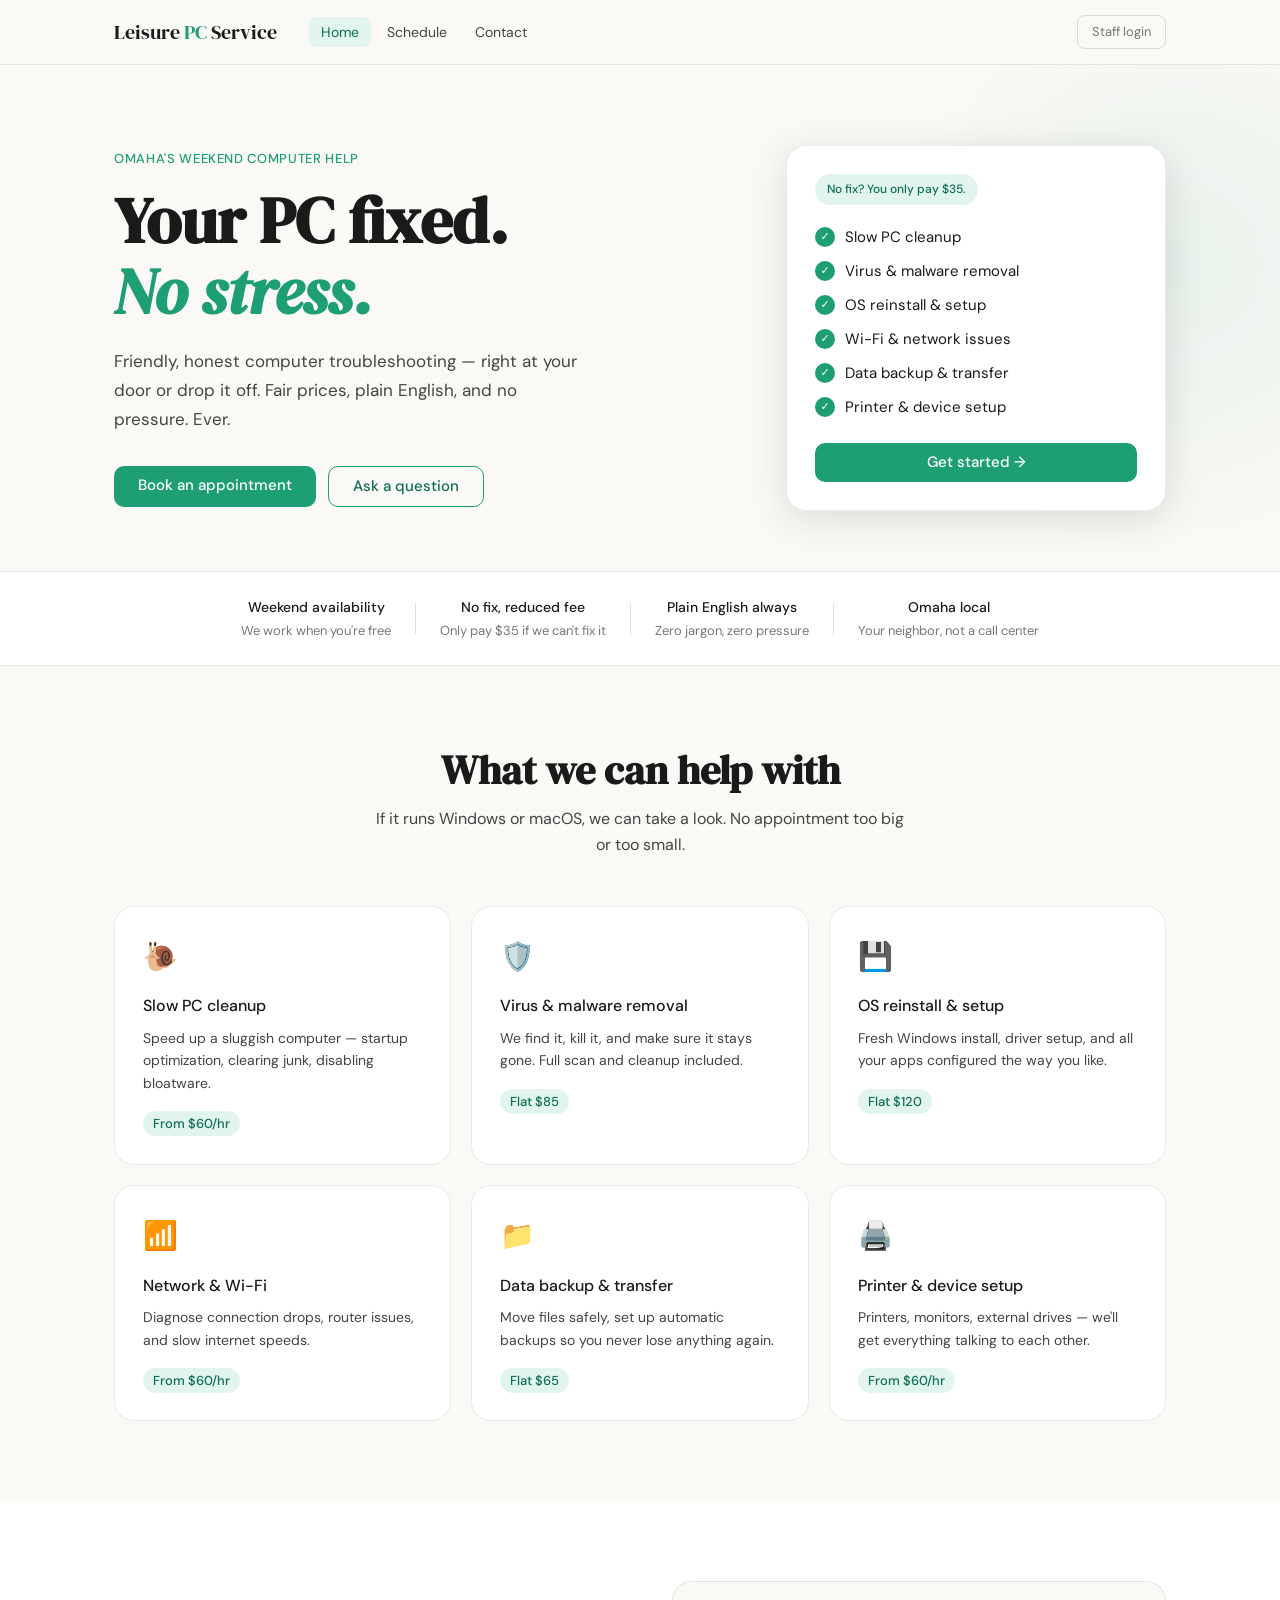
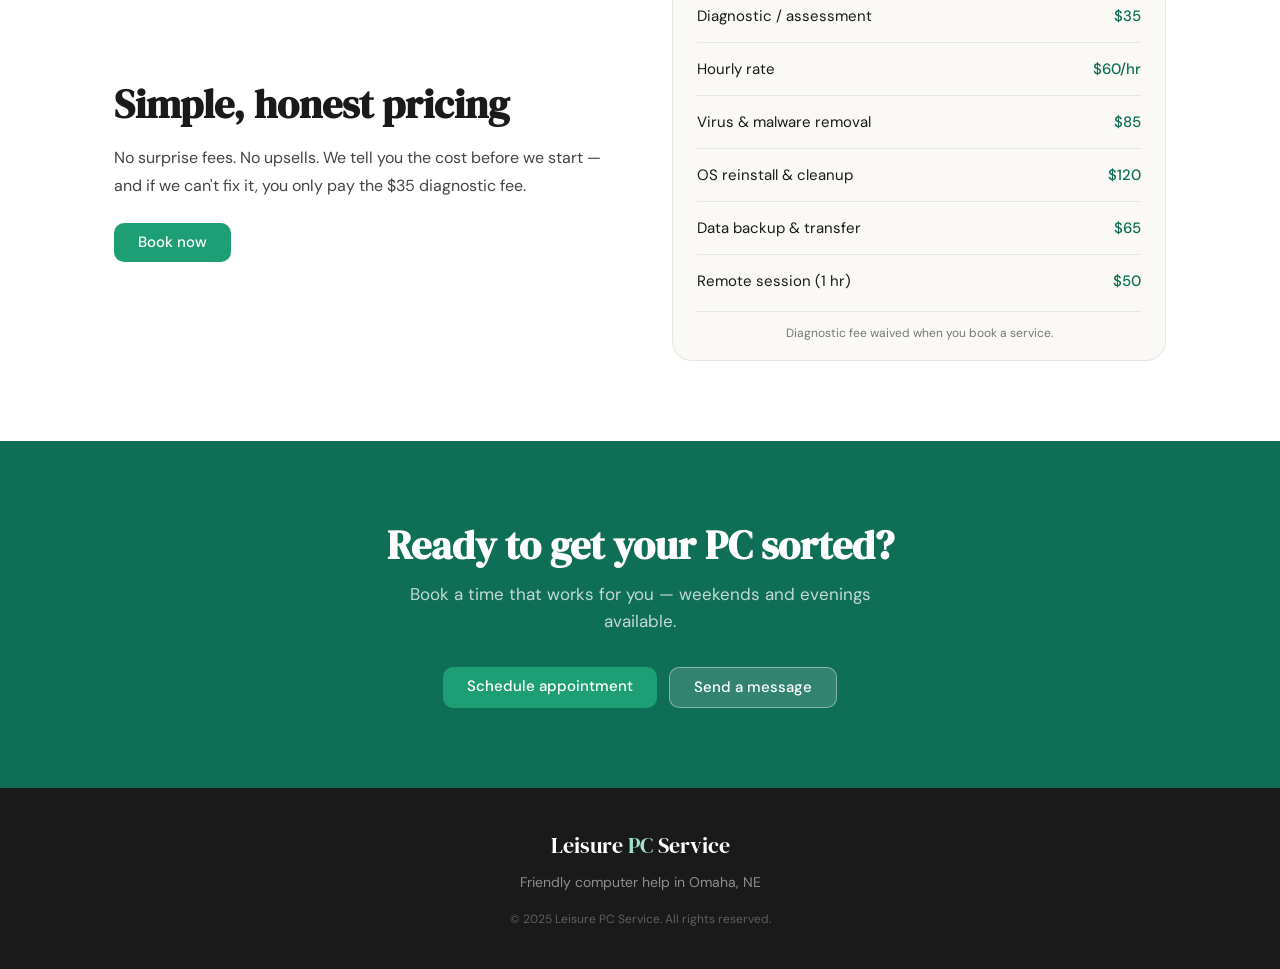
<file: index.html>
<!DOCTYPE html>
<html lang="en">
<head>
  <meta charset="UTF-8" />
  <meta name="viewport" content="width=device-width, initial-scale=1.0" />
  <title>Leisure PC Service — Omaha's Friendly Computer Help</title>
  <link rel="preconnect" href="https://fonts.googleapis.com" />
  <link rel="preconnect" href="https://fonts.gstatic.com" crossorigin />
  <link href="https://fonts.googleapis.com/css2?family=DM+Serif+Display:ital@0;1&family=DM+Sans:opsz,wght@9..40,300;9..40,400;9..40,500&display=swap" rel="stylesheet" />
  <link rel="stylesheet" href="css/style.css" />
</head>
<body>

  <header class="site-header">
    <nav class="nav container">
      <a href="index.html" class="logo">Leisure <span>PC</span> Service</a>
      <ul class="nav-links">
        <li><a href="index.html" class="active">Home</a></li>
        <li><a href="schedule.html">Schedule</a></li>
        <li><a href="message.html">Contact</a></li>
      </ul>
      <a href="admin/login.html" class="nav-admin">Staff login</a>
      <button class="nav-toggle" aria-label="Toggle menu">&#9776;</button>
    </nav>
  </header>

  <main>
    <section class="hero">
      <div class="hero-inner container">
        <div class="hero-text">
          <p class="hero-eyebrow">Omaha's weekend computer help</p>
          <h1>Your PC fixed.<br /><em>No stress.</em></h1>
          <p class="hero-sub">Friendly, honest computer troubleshooting — right at your door or drop it off. Fair prices, plain English, and no pressure. Ever.</p>
          <div class="hero-actions">
            <a href="schedule.html" class="btn btn-primary">Book an appointment</a>
            <a href="message.html" class="btn btn-ghost">Ask a question</a>
          </div>
        </div>
        <div class="hero-card">
          <div class="hc-inner">
            <div class="hc-tag">No fix? You only pay $35.</div>
            <ul class="hc-list">
              <li><span class="check">✓</span> Slow PC cleanup</li>
              <li><span class="check">✓</span> Virus & malware removal</li>
              <li><span class="check">✓</span> OS reinstall & setup</li>
              <li><span class="check">✓</span> Wi-Fi & network issues</li>
              <li><span class="check">✓</span> Data backup & transfer</li>
              <li><span class="check">✓</span> Printer & device setup</li>
            </ul>
            <a href="schedule.html" class="btn btn-primary" style="width:100%; text-align:center; margin-top: 1.5rem;">Get started →</a>
          </div>
        </div>
      </div>
      <div class="hero-blob"></div>
    </section>

    <section class="trust-bar">
      <div class="container trust-bar-inner">
        <div class="trust-item"><strong>Weekend availability</strong><span>We work when you're free</span></div>
        <div class="trust-divider"></div>
        <div class="trust-item"><strong>No fix, reduced fee</strong><span>Only pay $35 if we can't fix it</span></div>
        <div class="trust-divider"></div>
        <div class="trust-item"><strong>Plain English always</strong><span>Zero jargon, zero pressure</span></div>
        <div class="trust-divider"></div>
        <div class="trust-item"><strong>Omaha local</strong><span>Your neighbor, not a call center</span></div>
      </div>
    </section>

    <section class="services section">
      <div class="container">
        <div class="section-header">
          <h2>What we can help with</h2>
          <p>If it runs Windows or macOS, we can take a look. No appointment too big or too small.</p>
        </div>
        <div class="services-grid">
          <div class="service-card">
            <div class="sc-icon">🐌</div>
            <h3>Slow PC cleanup</h3>
            <p>Speed up a sluggish computer — startup optimization, clearing junk, disabling bloatware.</p>
            <span class="sc-price">From $60/hr</span>
          </div>
          <div class="service-card">
            <div class="sc-icon">🛡️</div>
            <h3>Virus & malware removal</h3>
            <p>We find it, kill it, and make sure it stays gone. Full scan and cleanup included.</p>
            <span class="sc-price">Flat $85</span>
          </div>
          <div class="service-card">
            <div class="sc-icon">💾</div>
            <h3>OS reinstall & setup</h3>
            <p>Fresh Windows install, driver setup, and all your apps configured the way you like.</p>
            <span class="sc-price">Flat $120</span>
          </div>
          <div class="service-card">
            <div class="sc-icon">📶</div>
            <h3>Network & Wi-Fi</h3>
            <p>Diagnose connection drops, router issues, and slow internet speeds.</p>
            <span class="sc-price">From $60/hr</span>
          </div>
          <div class="service-card">
            <div class="sc-icon">📁</div>
            <h3>Data backup & transfer</h3>
            <p>Move files safely, set up automatic backups so you never lose anything again.</p>
            <span class="sc-price">Flat $65</span>
          </div>
          <div class="service-card">
            <div class="sc-icon">🖨️</div>
            <h3>Printer & device setup</h3>
            <p>Printers, monitors, external drives — we'll get everything talking to each other.</p>
            <span class="sc-price">From $60/hr</span>
          </div>
        </div>
      </div>
    </section>

    <section class="pricing section">
      <div class="container">
        <div class="pricing-inner">
          <div class="pricing-text">
            <h2>Simple, honest pricing</h2>
            <p>No surprise fees. No upsells. We tell you the cost before we start — and if we can't fix it, you only pay the $35 diagnostic fee.</p>
            <a href="schedule.html" class="btn btn-primary" style="margin-top:1.5rem;">Book now</a>
          </div>
          <div class="price-table">
            <div class="price-row"><span>Diagnostic / assessment</span><span class="price-val">$35</span></div>
            <div class="price-row"><span>Hourly rate</span><span class="price-val">$60/hr</span></div>
            <div class="price-row"><span>Virus & malware removal</span><span class="price-val">$85</span></div>
            <div class="price-row"><span>OS reinstall & cleanup</span><span class="price-val">$120</span></div>
            <div class="price-row"><span>Data backup & transfer</span><span class="price-val">$65</span></div>
            <div class="price-row"><span>Remote session (1 hr)</span><span class="price-val">$50</span></div>
            <p class="price-note">Diagnostic fee waived when you book a service.</p>
          </div>
        </div>
      </div>
    </section>

    <section class="cta section">
      <div class="container cta-inner">
        <h2>Ready to get your PC sorted?</h2>
        <p>Book a time that works for you — weekends and evenings available.</p>
        <div class="cta-actions">
          <a href="schedule.html" class="btn btn-primary">Schedule appointment</a>
          <a href="message.html" class="btn btn-ghost-light">Send a message</a>
        </div>
      </div>
    </section>
  </main>

  <footer class="site-footer">
    <div class="container footer-inner">
      <div class="footer-logo">Leisure <span>PC</span> Service</div>
      <p class="footer-tagline">Friendly computer help in Omaha, NE</p>
      <p class="footer-copy">&copy; 2025 Leisure PC Service. All rights reserved.</p>
    </div>
  </footer>

  <script src="js/main.js"></script>
</body>
</html>
</file>
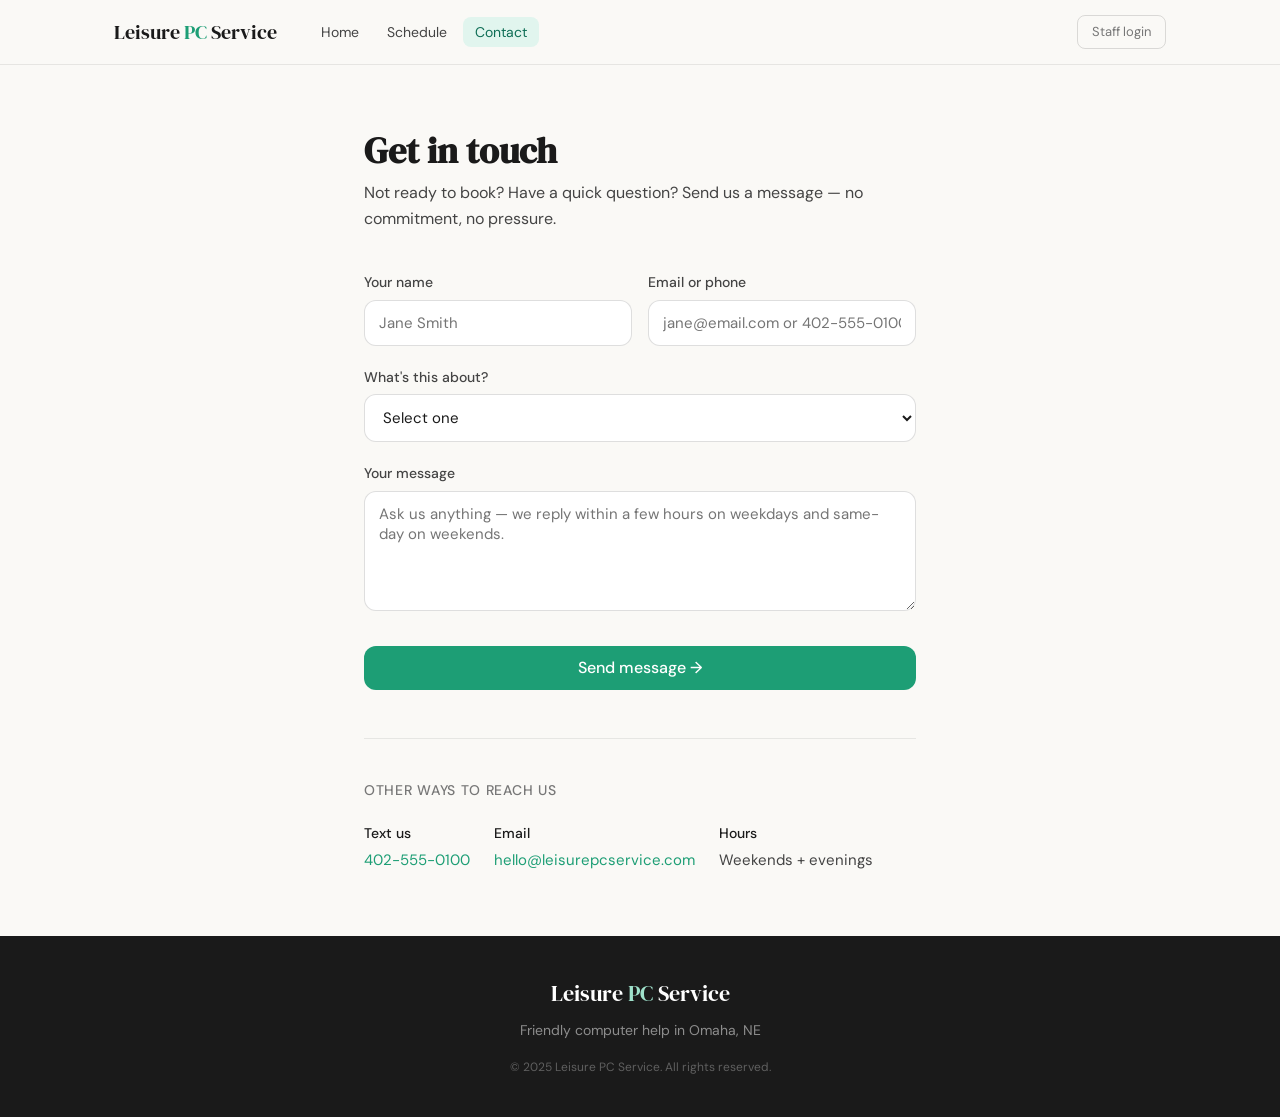
<file: message.html>
<!DOCTYPE html>
<html lang="en">
<head>
  <meta charset="UTF-8" />
  <meta name="viewport" content="width=device-width, initial-scale=1.0" />
  <title>Contact Us — Leisure PC Service</title>
  <link rel="preconnect" href="https://fonts.googleapis.com" />
  <link rel="preconnect" href="https://fonts.gstatic.com" crossorigin />
  <link href="https://fonts.googleapis.com/css2?family=DM+Serif+Display:ital@0;1&family=DM+Sans:opsz,wght@9..40,300;9..40,400;9..40,500&display=swap" rel="stylesheet" />
  <link rel="stylesheet" href="css/style.css" />
</head>
<body>

  <header class="site-header">
    <nav class="nav container">
      <a href="index.html" class="logo">Leisure <span>PC</span> Service</a>
      <ul class="nav-links">
        <li><a href="index.html">Home</a></li>
        <li><a href="schedule.html">Schedule</a></li>
        <li><a href="message.html" class="active">Contact</a></li>
      </ul>
      <a href="admin/login.html" class="nav-admin">Staff login</a>
      <button class="nav-toggle" aria-label="Toggle menu">&#9776;</button>
    </nav>
  </header>

  <main>
    <div class="form-page">
      <h1>Get in touch</h1>
      <p class="page-sub">Not ready to book? Have a quick question? Send us a message — no commitment, no pressure.</p>

      <form id="contact-form" novalidate>
        <div class="field-row">
          <div class="field">
            <label for="name">Your name</label>
            <input type="text" id="name" placeholder="Jane Smith" required />
          </div>
          <div class="field">
            <label for="contact">Email or phone</label>
            <input type="text" id="contact" placeholder="jane@email.com or 402-555-0100" required />
          </div>
        </div>

        <div class="field">
          <label for="subject">What's this about?</label>
          <select id="subject">
            <option value="">Select one</option>
            <option>Quick question before booking</option>
            <option>Pricing inquiry</option>
            <option>Already have an appointment</option>
            <option>Something else</option>
          </select>
        </div>

        <div class="field">
          <label for="message">Your message</label>
          <textarea id="message" placeholder="Ask us anything — we reply within a few hours on weekdays and same-day on weekends." required></textarea>
        </div>

        <button type="submit" class="btn btn-primary form-submit">Send message →</button>
      </form>

      <div class="success-banner" id="success-banner">
        <h3>Message sent!</h3>
        <p>We'll get back to you within a few hours. Thanks for reaching out!</p>
      </div>

      <div style="margin-top: 48px; padding-top: 40px; border-top: 1px solid rgba(0,0,0,0.08);">
        <p style="font-size: 14px; color: #777; margin-bottom: 20px; font-weight: 500; text-transform: uppercase; letter-spacing: 0.05em;">Other ways to reach us</p>
        <div style="display: flex; gap: 24px; flex-wrap: wrap;">
          <div>
            <p style="font-size: 14px; font-weight: 500; margin-bottom: 4px;">Text us</p>
            <p style="font-size: 15px; color: #1D9E75;">402-555-0100</p>
          </div>
          <div>
            <p style="font-size: 14px; font-weight: 500; margin-bottom: 4px;">Email</p>
            <p style="font-size: 15px; color: #1D9E75;">hello@leisurepcservice.com</p>
          </div>
          <div>
            <p style="font-size: 14px; font-weight: 500; margin-bottom: 4px;">Hours</p>
            <p style="font-size: 15px; color: #444;">Weekends + evenings</p>
          </div>
        </div>
      </div>
    </div>
  </main>

  <footer class="site-footer">
    <div class="container footer-inner">
      <div class="footer-logo">Leisure <span>PC</span> Service</div>
      <p class="footer-tagline">Friendly computer help in Omaha, NE</p>
      <p class="footer-copy">&copy; 2025 Leisure PC Service. All rights reserved.</p>
    </div>
  </footer>

  <script src="js/main.js"></script>
  <script>
    document.getElementById('contact-form').addEventListener('submit', function(e) {
      e.preventDefault();
      this.style.display = 'none';
      document.getElementById('success-banner').style.display = 'block';
    });
  </script>
</body>
</html>
</file>
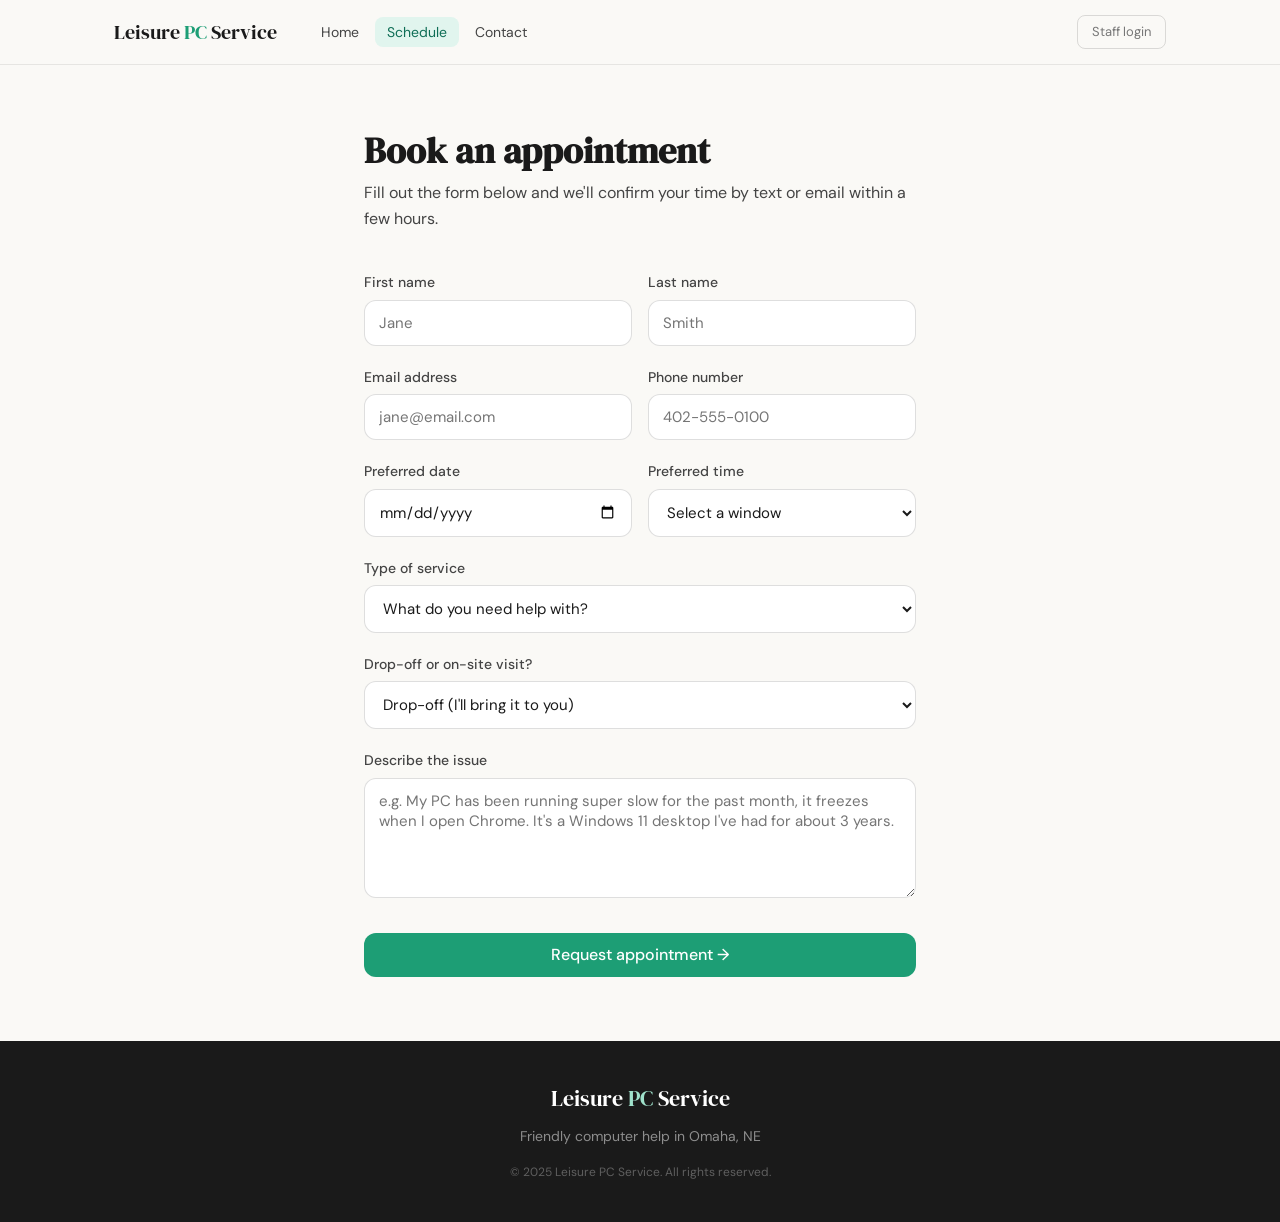
<file: schedule.html>
<!DOCTYPE html>
<html lang="en">
<head>
  <meta charset="UTF-8" />
  <meta name="viewport" content="width=device-width, initial-scale=1.0" />
  <title>Book an Appointment — Leisure PC Service</title>
  <link rel="preconnect" href="https://fonts.googleapis.com" />
  <link rel="preconnect" href="https://fonts.gstatic.com" crossorigin />
  <link href="https://fonts.googleapis.com/css2?family=DM+Serif+Display:ital@0;1&family=DM+Sans:opsz,wght@9..40,300;9..40,400;9..40,500&display=swap" rel="stylesheet" />
  <link rel="stylesheet" href="css/style.css" />
</head>
<body>

  <header class="site-header">
    <nav class="nav container">
      <a href="index.html" class="logo">Leisure <span>PC</span> Service</a>
      <ul class="nav-links">
        <li><a href="index.html">Home</a></li>
        <li><a href="schedule.html" class="active">Schedule</a></li>
        <li><a href="message.html">Contact</a></li>
      </ul>
      <a href="admin/login.html" class="nav-admin">Staff login</a>
      <button class="nav-toggle" aria-label="Toggle menu">&#9776;</button>
    </nav>
  </header>

  <main>
    <div class="form-page">
      <h1>Book an appointment</h1>
      <p class="page-sub">Fill out the form below and we'll confirm your time by text or email within a few hours.</p>

      <form id="schedule-form" novalidate>
        <div class="field-row">
          <div class="field">
            <label for="fname">First name</label>
            <input type="text" id="fname" placeholder="Jane" required />
          </div>
          <div class="field">
            <label for="lname">Last name</label>
            <input type="text" id="lname" placeholder="Smith" required />
          </div>
        </div>

        <div class="field-row">
          <div class="field">
            <label for="email">Email address</label>
            <input type="email" id="email" placeholder="jane@email.com" required />
          </div>
          <div class="field">
            <label for="phone">Phone number</label>
            <input type="tel" id="phone" placeholder="402-555-0100" />
          </div>
        </div>

        <div class="field-row">
          <div class="field">
            <label for="date">Preferred date</label>
            <input type="date" id="date" required />
          </div>
          <div class="field">
            <label for="time">Preferred time</label>
            <select id="time">
              <option value="">Select a window</option>
              <option>Morning (9am – 12pm)</option>
              <option>Afternoon (12pm – 4pm)</option>
              <option>Late afternoon (4pm – 7pm)</option>
            </select>
          </div>
        </div>

        <div class="field">
          <label for="service">Type of service</label>
          <select id="service">
            <option value="">What do you need help with?</option>
            <option>Slow PC cleanup</option>
            <option>Virus & malware removal</option>
            <option>OS reinstall & setup</option>
            <option>Network & Wi-Fi issues</option>
            <option>Data backup & transfer</option>
            <option>Printer & device setup</option>
            <option>Remote session</option>
            <option>Not sure / other</option>
          </select>
        </div>

        <div class="field">
          <label for="visit">Drop-off or on-site visit?</label>
          <select id="visit">
            <option>Drop-off (I'll bring it to you)</option>
            <option>On-site visit (you come to me)</option>
            <option>Remote session (online)</option>
          </select>
        </div>

        <div class="field">
          <label for="issue">Describe the issue</label>
          <textarea id="issue" placeholder="e.g. My PC has been running super slow for the past month, it freezes when I open Chrome. It's a Windows 11 desktop I've had for about 3 years." required></textarea>
        </div>

        <button type="submit" class="btn btn-primary form-submit">Request appointment →</button>
      </form>

      <div class="success-banner" id="success-banner">
        <h3>You're all set! 🎉</h3>
        <p>We got your request and will reach out to confirm your appointment shortly. Talk soon!</p>
      </div>
    </div>
  </main>

  <footer class="site-footer">
    <div class="container footer-inner">
      <div class="footer-logo">Leisure <span>PC</span> Service</div>
      <p class="footer-tagline">Friendly computer help in Omaha, NE</p>
      <p class="footer-copy">&copy; 2025 Leisure PC Service. All rights reserved.</p>
    </div>
  </footer>

  <script src="js/main.js"></script>
  <script>
    document.getElementById('schedule-form').addEventListener('submit', function(e) {
      e.preventDefault();
      this.style.display = 'none';
      document.getElementById('success-banner').style.display = 'block';
    });
  </script>
</body>
</html>
</file>
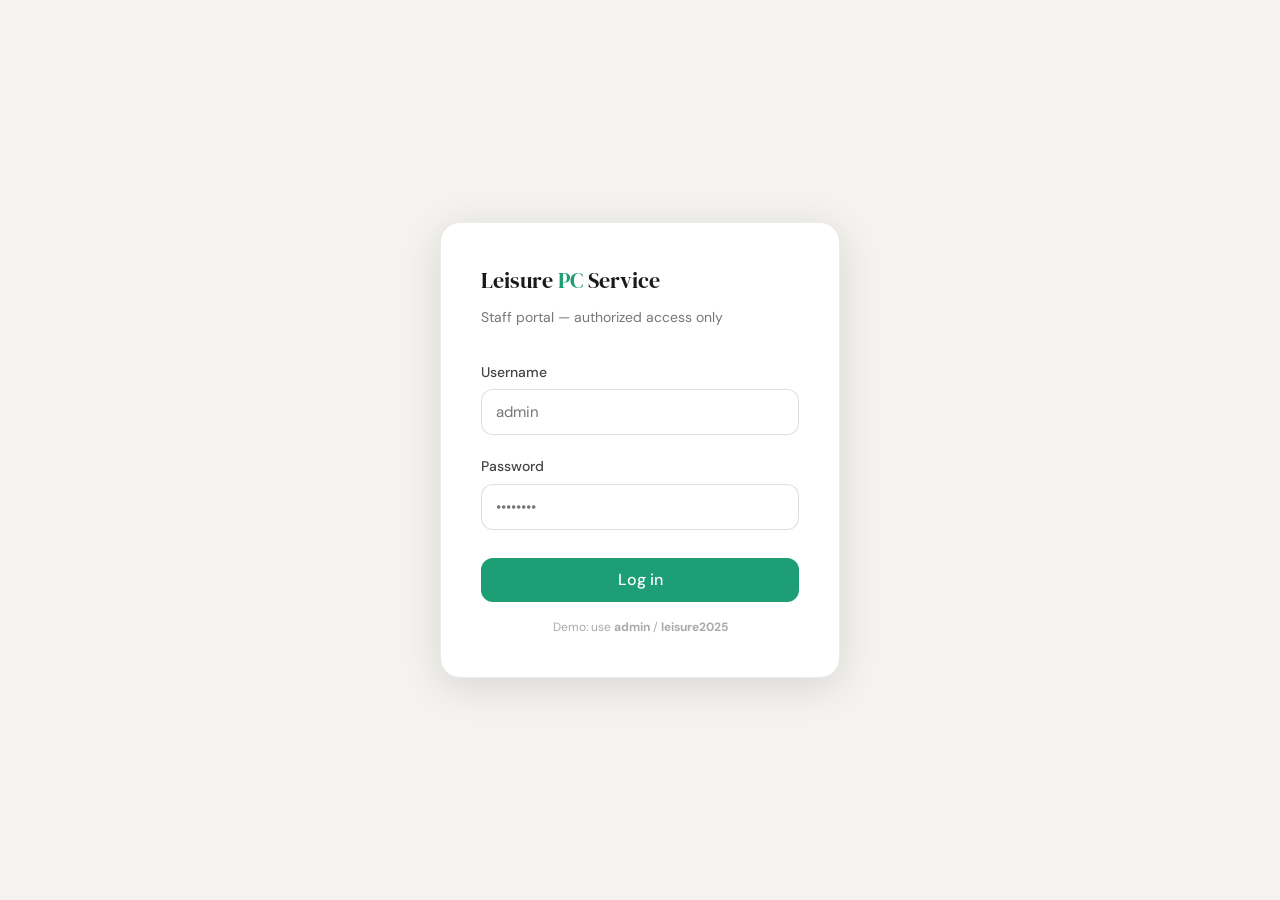
<file: admin/dashboard.html>
<!DOCTYPE html>
<html lang="en">
<head>
  <meta charset="UTF-8" />
  <meta name="viewport" content="width=device-width, initial-scale=1.0" />
  <title>Dashboard — Leisure PC Service</title>
  <link rel="preconnect" href="https://fonts.googleapis.com" />
  <link rel="preconnect" href="https://fonts.gstatic.com" crossorigin />
  <link href="https://fonts.googleapis.com/css2?family=DM+Serif+Display:ital@0;1&family=DM+Sans:opsz,wght@9..40,300;9..40,400;9..40,500&display=swap" rel="stylesheet" />
  <link rel="stylesheet" href="../css/style.css" />
</head>
<body class="dash-layout">

  <header class="dash-header">
    <a href="../index.html" class="logo">Leisure <span>PC</span> Service</a>
    <nav>
      <a href="dashboard.html" class="active">Dashboard</a>
      <a href="messages.html">Messages <span id="msg-count" style="background:#E1F5EE; color:#085041; font-size:11px; padding:2px 7px; border-radius:99px; margin-left:4px;">2</span></a>
    </nav>
    <a href="login.html" class="logout-btn" onclick="sessionStorage.removeItem('lpc_auth')">Log out</a>
  </header>

  <div class="dash-body">
    <h2 class="dash-title">Dashboard</h2>
    <p class="dash-sub">Welcome back. Here's what's going on this week.</p>

    <div class="stats-grid">
      <div class="stat-card">
        <div class="s-label">Open jobs</div>
        <div class="s-value">3</div>
      </div>
      <div class="stat-card">
        <div class="s-label">In progress</div>
        <div class="s-value">2</div>
      </div>
      <div class="stat-card">
        <div class="s-label">Completed this month</div>
        <div class="s-value">11</div>
      </div>
      <div class="stat-card">
        <div class="s-label">Revenue this month</div>
        <div class="s-value green">$840</div>
      </div>
    </div>

    <div class="tab-bar">
      <button class="tab-btn active" onclick="switchTab('open')">Open & in progress</button>
      <button class="tab-btn" onclick="switchTab('all')">All jobs</button>
    </div>

    <div class="dash-panel">
      <div class="panel-header">
        <h3>Job tracker</h3>
        <button class="panel-action" onclick="addJob()">+ Add job</button>
      </div>
      <div style="overflow-x: auto;">
        <table id="jobs-table">
          <thead>
            <tr>
              <th>Customer</th>
              <th>Issue</th>
              <th>Date</th>
              <th>Type</th>
              <th>Status</th>
              <th>Charge</th>
              <th>Notes</th>
            </tr>
          </thead>
          <tbody id="jobs-body"></tbody>
        </table>
      </div>
    </div>
  </div>

  <script>
    if (!sessionStorage.getItem('lpc_auth')) window.location.href = 'login.html';

    const JOBS = [
      { id:1, customer:'Dave K.', issue:'Slow PC', date:'Apr 8', type:'Remote', status:'open', charge:'$60', notes:'Contacted via site' },
      { id:2, customer:'Linda M.', issue:"Won't boot after update", date:'Apr 7', type:'Drop-off', status:'progress', charge:'$120', notes:'Left PC at front door' },
      { id:3, customer:'Sarah T.', issue:'Virus removal', date:'Apr 6', type:'On-site', status:'progress', charge:'$85', notes:'' },
      { id:4, customer:'Rob S.', issue:'Wi-Fi setup', date:'Apr 2', type:'On-site', status:'done', charge:'$60', notes:'Happy customer' },
      { id:5, customer:'Mike P.', issue:'Data transfer', date:'Mar 30', type:'Drop-off', status:'done', charge:'$65', notes:'' },
      { id:6, customer:'Tracy L.', issue:'Printer setup', date:'Mar 28', type:'On-site', status:'done', charge:'$60', notes:'' },
    ];

    let currentTab = 'open';

    function badgeHtml(status) {
      const map = { open: ['badge-open','Open'], progress: ['badge-progress','In progress'], done: ['badge-done','Done'] };
      const [cls, label] = map[status] || ['badge-open', status];
      return `<span class="badge ${cls}">${label}</span>`;
    }

    function renderJobs() {
      const filtered = currentTab === 'open' ? JOBS.filter(j => j.status !== 'done') : JOBS;
      const tbody = document.getElementById('jobs-body');
      tbody.innerHTML = filtered.map(j => `
        <tr>
          <td style="font-weight:500; color: var(--ink);">${j.customer}</td>
          <td>${j.issue}</td>
          <td>${j.date}</td>
          <td>${j.type}</td>
          <td>
            <select class="status-select" onchange="updateStatus(${j.id}, this.value)">
              <option value="open" ${j.status==='open'?'selected':''}>Open</option>
              <option value="progress" ${j.status==='progress'?'selected':''}>In progress</option>
              <option value="done" ${j.status==='done'?'selected':''}>Done</option>
            </select>
          </td>
          <td style="font-weight:500; color: var(--green-dark);">${j.charge}</td>
          <td style="color: var(--ink-muted); font-size:13px;">${j.notes || '—'}</td>
        </tr>
      `).join('');
    }

    function switchTab(tab) {
      currentTab = tab;
      document.querySelectorAll('.tab-btn').forEach((b, i) => {
        b.classList.toggle('active', (tab === 'open' && i === 0) || (tab === 'all' && i === 1));
      });
      renderJobs();
    }

    function updateStatus(id, val) {
      const job = JOBS.find(j => j.id === id);
      if (job) { job.status = val; renderJobs(); }
    }

    function addJob() {
      const name = prompt('Customer name:');
      if (!name) return;
      const issue = prompt('Issue description:');
      JOBS.unshift({ id: Date.now(), customer: name, issue: issue || '—', date: 'Today', type: 'TBD', status: 'open', charge: '$—', notes: '' });
      renderJobs();
    }

    renderJobs();
  </script>
</body>
</html>
</file>
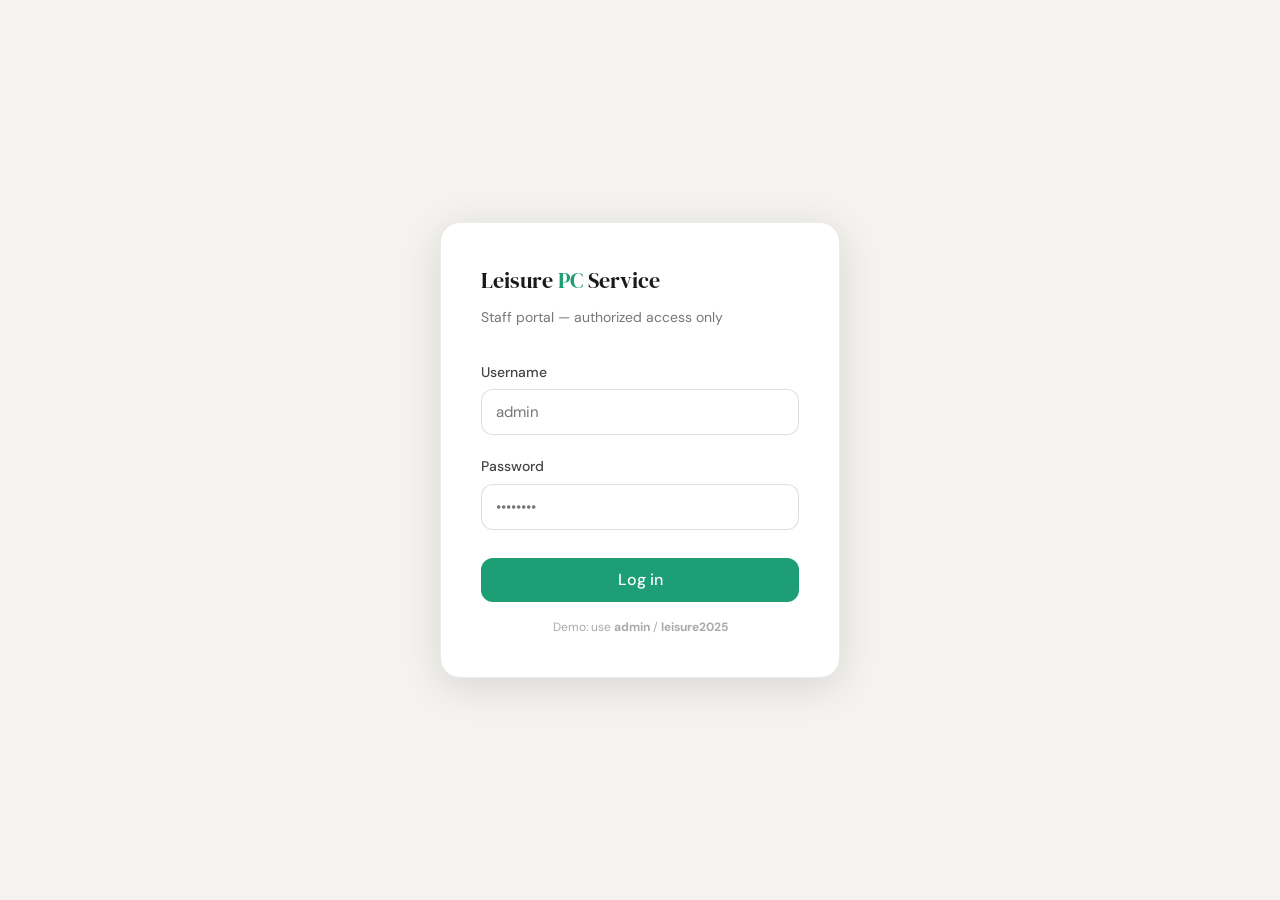
<file: admin/login.html>
<!DOCTYPE html>
<html lang="en">
<head>
  <meta charset="UTF-8" />
  <meta name="viewport" content="width=device-width, initial-scale=1.0" />
  <title>Staff Login — Leisure PC Service</title>
  <link rel="preconnect" href="https://fonts.googleapis.com" />
  <link rel="preconnect" href="https://fonts.gstatic.com" crossorigin />
  <link href="https://fonts.googleapis.com/css2?family=DM+Serif+Display:ital@0;1&family=DM+Sans:opsz,wght@9..40,300;9..40,400;9..40,500&display=swap" rel="stylesheet" />
  <link rel="stylesheet" href="../css/style.css" />
</head>
<body>
  <div class="admin-wrap">
    <div class="admin-card">
      <a href="../index.html" class="logo">Leisure <span>PC</span> Service</a>
      <p class="card-sub">Staff portal — authorized access only</p>

      <div class="admin-error" id="admin-error">Incorrect username or password.</div>

      <div class="field">
        <label for="username">Username</label>
        <input type="text" id="username" placeholder="admin" autocomplete="username" />
      </div>
      <div class="field">
        <label for="password">Password</label>
        <input type="password" id="password" placeholder="••••••••" autocomplete="current-password" />
      </div>
      <button class="btn btn-primary form-submit" onclick="doLogin()">Log in</button>
      <p style="font-size: 12px; color: #aaa; text-align: center; margin-top: 16px;">Demo: use <strong>admin</strong> / <strong>leisure2025</strong></p>
    </div>
  </div>

  <script>
    function doLogin() {
      const user = document.getElementById('username').value;
      const pass = document.getElementById('password').value;
      if (user === 'admin' && pass === 'leisure2025') {
        sessionStorage.setItem('lpc_auth', '1');
        window.location.href = 'dashboard.html';
      } else {
        document.getElementById('admin-error').style.display = 'block';
      }
    }
    document.addEventListener('keydown', function(e) {
      if (e.key === 'Enter') doLogin();
    });
  </script>
</body>
</html>
</file>
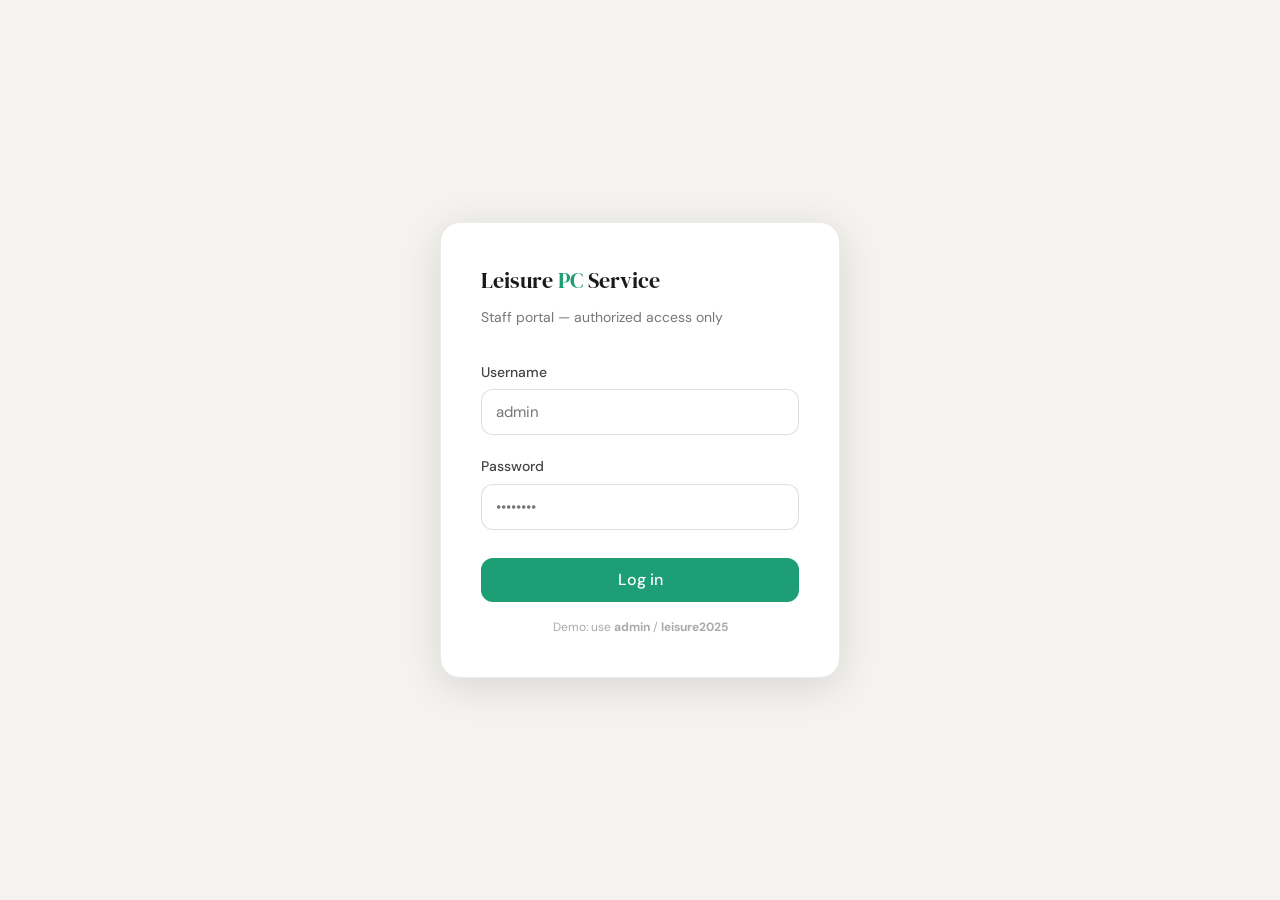
<file: admin/messages.html>
<!DOCTYPE html>
<html lang="en">
<head>
  <meta charset="UTF-8" />
  <meta name="viewport" content="width=device-width, initial-scale=1.0" />
  <title>Messages — Leisure PC Service</title>
  <link rel="preconnect" href="https://fonts.googleapis.com" />
  <link rel="preconnect" href="https://fonts.gstatic.com" crossorigin />
  <link href="https://fonts.googleapis.com/css2?family=DM+Serif+Display:ital@0;1&family=DM+Sans:opsz,wght@9..40,300;9..40,400;9..40,500&display=swap" rel="stylesheet" />
  <link rel="stylesheet" href="../css/style.css" />
</head>
<body class="dash-layout">

  <header class="dash-header">
    <a href="../index.html" class="logo">Leisure <span>PC</span> Service</a>
    <nav>
      <a href="dashboard.html">Dashboard</a>
      <a href="messages.html" class="active">Messages <span style="background:#E1F5EE; color:#085041; font-size:11px; padding:2px 7px; border-radius:99px; margin-left:4px;" id="unread-badge">2</span></a>
    </nav>
    <a href="login.html" class="logout-btn" onclick="sessionStorage.removeItem('lpc_auth')">Log out</a>
  </header>

  <div class="msg-thread">
    <div class="msg-sidebar">
      <div class="msg-sidebar-header">Inbox</div>
      <div id="msg-list"></div>
    </div>
    <div class="msg-main" id="msg-main">
      <p style="color: var(--ink-muted); font-size: 15px; margin: auto;">Select a message to read it.</p>
    </div>
  </div>

  <script>
    if (!sessionStorage.getItem('lpc_auth')) window.location.href = 'login.html';

    const MESSAGES = [
      { id:1, name:'Dave K.', contact:'dave.k@gmail.com', time:'Today, 10:14am', subject:'Remote help today?', body:"Hey! Is it possible to get a remote help session today? My PC is running super slow and I have a work deadline. Happy to pay whatever. Let me know!", read: false },
      { id:2, name:'Linda M.', contact:'linda.m@hotmail.com', time:'Yesterday, 6:45pm', subject:"Laptop won't turn on", body:"Hi, my laptop completely stopped turning on after a Windows update last night. I'm a little panicked — I have important files on there. Do you do drop-offs? What would it cost?", read: false },
      { id:3, name:'Rob S.', contact:'rob.s@gmail.com', time:'Monday, 2:10pm', subject:'Thanks!', body:"Just wanted to say thanks again! The computer is running great now. Super happy with how quick and easy it was. Will definitely recommend you to my friends and family.", read: true },
      { id:4, name:'Carol W.', contact:'carol.w@yahoo.com', time:'Sunday, 11:30am', subject:'Printer question', body:"Hi there — before I book I just wanted to ask, do you help with printer setup? I have an HP OfficeJet that refuses to connect to my laptop. Windows 10.", read: true },
    ];

    let activeId = null;

    function renderList() {
      const list = document.getElementById('msg-list');
      list.innerHTML = MESSAGES.map(m => `
        <div class="msg-item-row ${activeId === m.id ? 'active' : ''}" onclick="openMsg(${m.id})">
          <div class="mi-name">
            ${!m.read ? '<span class="new-dot"></span>' : ''}
            ${m.name}
          </div>
          <div class="mi-preview">${m.subject}</div>
          <div class="mi-time">${m.time}</div>
        </div>
      `).join('');
      const unread = MESSAGES.filter(m => !m.read).length;
      const badge = document.getElementById('unread-badge');
      if (badge) badge.textContent = unread;
      badge.style.display = unread > 0 ? '' : 'none';
    }

    function openMsg(id) {
      const msg = MESSAGES.find(m => m.id === id);
      if (!msg) return;
      msg.read = true;
      activeId = id;
      renderList();

      document.getElementById('msg-main').innerHTML = `
        <h3>${msg.name}</h3>
        <div class="msg-meta">${msg.time} &middot; ${msg.contact}</div>
        <p style="font-size:13px; font-weight:500; color: var(--ink-muted); margin-bottom: 12px; text-transform:uppercase; letter-spacing:0.04em;">${msg.subject}</p>
        <div class="msg-bubble">${msg.body}</div>
        <div style="display:flex; gap:10px; flex-wrap:wrap; margin-bottom:20px;">
          <a href="mailto:${msg.contact}?subject=Re: ${encodeURIComponent(msg.subject)}" class="btn btn-primary" style="font-size:14px; padding:10px 18px;">Reply via email</a>
          <button class="btn btn-ghost" style="font-size:14px; padding:10px 18px;" onclick="markHandled(${id})">Mark as handled</button>
        </div>
        <div class="msg-reply-bar">
          <input class="msg-reply-input" type="text" placeholder="Quick note to yourself about this message..." />
          <button class="btn btn-primary" style="padding:10px 16px; font-size:14px;">Save note</button>
        </div>
      `;
    }

    function markHandled(id) {
      const idx = MESSAGES.findIndex(m => m.id === id);
      if (idx > -1) {
        MESSAGES.splice(idx, 1);
        activeId = null;
        document.getElementById('msg-main').innerHTML = '<p style="color: var(--ink-muted); font-size: 15px; margin: auto;">Message marked as handled.</p>';
        renderList();
      }
    }

    renderList();
  </script>
</body>
</html>
</file>
<file: css/style.css>
/* ============================================
   LEISURE PC SERVICE — Main Stylesheet
   ============================================ */

:root {
  --green: #1D9E75;
  --green-dark: #0F6E56;
  --green-light: #E1F5EE;
  --green-mid: #9FE1CB;
  --cream: #FAF9F6;
  --ink: #1A1A1A;
  --ink-soft: #444;
  --ink-muted: #777;
  --border: rgba(0,0,0,0.08);
  --border-mid: rgba(0,0,0,0.13);
  --white: #ffffff;
  --font-display: 'DM Serif Display', Georgia, serif;
  --font-body: 'DM Sans', system-ui, sans-serif;
  --radius: 12px;
  --radius-lg: 20px;
  --shadow: 0 2px 20px rgba(0,0,0,0.07);
  --shadow-lg: 0 8px 40px rgba(0,0,0,0.12);
}

*, *::before, *::after { box-sizing: border-box; margin: 0; padding: 0; }

html { scroll-behavior: smooth; }

body {
  font-family: var(--font-body);
  background: var(--cream);
  color: var(--ink);
  font-size: 16px;
  line-height: 1.6;
  -webkit-font-smoothing: antialiased;
}

.container {
  max-width: 1100px;
  margin: 0 auto;
  padding: 0 24px;
}

/* ---- NAV ---- */
.site-header {
  position: sticky;
  top: 0;
  z-index: 100;
  background: rgba(250,249,246,0.92);
  backdrop-filter: blur(12px);
  border-bottom: 1px solid var(--border);
}

.nav {
  display: flex;
  align-items: center;
  gap: 2rem;
  height: 64px;
}

.logo {
  font-family: var(--font-display);
  font-size: 20px;
  color: var(--ink);
  text-decoration: none;
  flex-shrink: 0;
}
.logo span { color: var(--green); }

.nav-links {
  display: flex;
  list-style: none;
  gap: 4px;
  flex: 1;
}

.nav-links a {
  text-decoration: none;
  font-size: 14px;
  color: var(--ink-soft);
  padding: 6px 12px;
  border-radius: 8px;
  transition: background 0.15s, color 0.15s;
}
.nav-links a:hover, .nav-links a.active {
  background: var(--green-light);
  color: var(--green-dark);
}

.nav-admin {
  font-size: 13px;
  color: var(--ink-muted);
  text-decoration: none;
  border: 1px solid var(--border-mid);
  padding: 6px 14px;
  border-radius: 8px;
  transition: all 0.15s;
  white-space: nowrap;
}
.nav-admin:hover { background: var(--white); color: var(--ink); }

.nav-toggle {
  display: none;
  background: none;
  border: none;
  font-size: 22px;
  cursor: pointer;
  color: var(--ink);
  margin-left: auto;
}

/* ---- BUTTONS ---- */
.btn {
  display: inline-block;
  text-decoration: none;
  font-family: var(--font-body);
  font-size: 15px;
  font-weight: 500;
  padding: 12px 24px;
  border-radius: 10px;
  border: none;
  cursor: pointer;
  transition: all 0.15s;
  line-height: 1;
}
.btn-primary {
  background: var(--green);
  color: white;
}
.btn-primary:hover { background: var(--green-dark); transform: translateY(-1px); }

.btn-ghost {
  background: transparent;
  color: var(--green-dark);
  border: 1.5px solid var(--green);
}
.btn-ghost:hover { background: var(--green-light); }

.btn-ghost-light {
  background: rgba(255,255,255,0.15);
  color: white;
  border: 1.5px solid rgba(255,255,255,0.4);
}
.btn-ghost-light:hover { background: rgba(255,255,255,0.25); }

/* ---- HERO ---- */
.hero {
  position: relative;
  overflow: hidden;
  padding: 80px 0 60px;
}

.hero-inner {
  display: grid;
  grid-template-columns: 1fr 380px;
  gap: 48px;
  align-items: center;
  position: relative;
  z-index: 1;
}

.hero-eyebrow {
  font-size: 13px;
  font-weight: 500;
  color: var(--green);
  letter-spacing: 0.05em;
  text-transform: uppercase;
  margin-bottom: 16px;
}

.hero h1 {
  font-family: var(--font-display);
  font-size: clamp(40px, 6vw, 64px);
  line-height: 1.1;
  color: var(--ink);
  margin-bottom: 20px;
}
.hero h1 em {
  font-style: italic;
  color: var(--green);
}

.hero-sub {
  font-size: 17px;
  color: var(--ink-soft);
  max-width: 480px;
  margin-bottom: 32px;
  line-height: 1.7;
}

.hero-actions {
  display: flex;
  gap: 12px;
  flex-wrap: wrap;
}

.hero-card {
  background: var(--white);
  border-radius: var(--radius-lg);
  box-shadow: var(--shadow-lg);
  border: 1px solid var(--border);
  overflow: hidden;
}

.hc-inner { padding: 28px; }

.hc-tag {
  background: var(--green-light);
  color: var(--green-dark);
  font-size: 12px;
  font-weight: 500;
  padding: 6px 12px;
  border-radius: 99px;
  display: inline-block;
  margin-bottom: 20px;
}

.hc-list {
  list-style: none;
  display: flex;
  flex-direction: column;
  gap: 10px;
}
.hc-list li {
  font-size: 15px;
  display: flex;
  align-items: center;
  gap: 10px;
}
.check {
  width: 20px;
  height: 20px;
  background: var(--green);
  color: white;
  border-radius: 50%;
  display: flex;
  align-items: center;
  justify-content: center;
  font-size: 11px;
  flex-shrink: 0;
}

.hero-blob {
  position: absolute;
  top: -100px;
  right: -200px;
  width: 600px;
  height: 600px;
  background: radial-gradient(circle, rgba(29,158,117,0.08) 0%, transparent 70%);
  border-radius: 50%;
  z-index: 0;
}

/* ---- TRUST BAR ---- */
.trust-bar {
  background: var(--white);
  border-top: 1px solid var(--border);
  border-bottom: 1px solid var(--border);
  padding: 24px 0;
}

.trust-bar-inner {
  display: flex;
  align-items: center;
  gap: 24px;
  flex-wrap: wrap;
  justify-content: center;
}

.trust-item {
  display: flex;
  flex-direction: column;
  gap: 2px;
  text-align: center;
}
.trust-item strong { font-size: 14px; font-weight: 500; color: var(--ink); }
.trust-item span { font-size: 13px; color: var(--ink-muted); }

.trust-divider {
  width: 1px;
  height: 32px;
  background: var(--border-mid);
}

/* ---- SECTION ---- */
.section { padding: 80px 0; }

.section-header {
  text-align: center;
  max-width: 540px;
  margin: 0 auto 48px;
}
.section-header h2 {
  font-family: var(--font-display);
  font-size: clamp(28px, 4vw, 40px);
  margin-bottom: 12px;
  line-height: 1.2;
}
.section-header p { font-size: 16px; color: var(--ink-soft); }

/* ---- SERVICES ---- */
.services-grid {
  display: grid;
  grid-template-columns: repeat(3, 1fr);
  gap: 20px;
}

.service-card {
  background: var(--white);
  border: 1px solid var(--border);
  border-radius: var(--radius-lg);
  padding: 28px;
  transition: box-shadow 0.2s, transform 0.2s;
}
.service-card:hover {
  box-shadow: var(--shadow);
  transform: translateY(-2px);
}
.sc-icon { font-size: 28px; margin-bottom: 14px; }
.service-card h3 { font-size: 16px; font-weight: 500; margin-bottom: 8px; }
.service-card p { font-size: 14px; color: var(--ink-soft); line-height: 1.6; margin-bottom: 16px; }
.sc-price {
  font-size: 13px;
  font-weight: 500;
  color: var(--green-dark);
  background: var(--green-light);
  padding: 4px 10px;
  border-radius: 99px;
}

/* ---- PRICING ---- */
.pricing { background: var(--white); }

.pricing-inner {
  display: grid;
  grid-template-columns: 1fr 1fr;
  gap: 64px;
  align-items: center;
}

.pricing-text h2 {
  font-family: var(--font-display);
  font-size: clamp(28px, 4vw, 40px);
  margin-bottom: 16px;
  line-height: 1.2;
}
.pricing-text p { font-size: 16px; color: var(--ink-soft); line-height: 1.7; }

.price-table {
  background: var(--cream);
  border: 1px solid var(--border);
  border-radius: var(--radius-lg);
  padding: 8px 24px 16px;
}
.price-row {
  display: flex;
  justify-content: space-between;
  align-items: center;
  padding: 14px 0;
  border-bottom: 1px solid var(--border);
  font-size: 15px;
}
.price-row:last-of-type { border-bottom: none; }
.price-val { font-weight: 500; color: var(--green-dark); }
.price-note {
  font-size: 12px;
  color: var(--ink-muted);
  text-align: center;
  padding-top: 12px;
  border-top: 1px solid var(--border);
  margin-top: 4px;
}

/* ---- CTA ---- */
.cta {
  background: var(--green-dark);
}
.cta-inner {
  text-align: center;
  max-width: 560px;
  margin: 0 auto;
}
.cta h2 {
  font-family: var(--font-display);
  font-size: clamp(28px, 4vw, 40px);
  color: white;
  margin-bottom: 12px;
  line-height: 1.2;
}
.cta p { font-size: 17px; color: rgba(255,255,255,0.75); margin-bottom: 32px; }
.cta-actions { display: flex; gap: 12px; justify-content: center; flex-wrap: wrap; }

/* ---- FOOTER ---- */
.site-footer {
  background: var(--ink);
  padding: 40px 0;
}
.footer-inner { text-align: center; }
.footer-logo {
  font-family: var(--font-display);
  font-size: 22px;
  color: white;
  margin-bottom: 8px;
}
.footer-logo span { color: var(--green-mid); }
.footer-tagline { font-size: 14px; color: rgba(255,255,255,0.5); margin-bottom: 16px; }
.footer-copy { font-size: 12px; color: rgba(255,255,255,0.3); }

/* ---- FORMS (shared) ---- */
.form-page { max-width: 600px; margin: 0 auto; padding: 64px 24px; }
.form-page h1 {
  font-family: var(--font-display);
  font-size: 36px;
  margin-bottom: 8px;
  line-height: 1.2;
}
.form-page .page-sub { font-size: 16px; color: var(--ink-soft); margin-bottom: 40px; }

.field { margin-bottom: 20px; }
.field label {
  display: block;
  font-size: 14px;
  font-weight: 500;
  color: var(--ink-soft);
  margin-bottom: 6px;
}
.field input,
.field select,
.field textarea {
  width: 100%;
  font-family: var(--font-body);
  font-size: 15px;
  padding: 12px 14px;
  border: 1.5px solid var(--border-mid);
  border-radius: var(--radius);
  background: var(--white);
  color: var(--ink);
  outline: none;
  transition: border-color 0.15s;
}
.field input:focus,
.field select:focus,
.field textarea:focus {
  border-color: var(--green);
}
.field textarea { height: 120px; resize: vertical; }

.field-row {
  display: grid;
  grid-template-columns: 1fr 1fr;
  gap: 16px;
}

.form-submit {
  width: 100%;
  font-size: 16px;
  padding: 14px;
  margin-top: 8px;
  border-radius: var(--radius);
}

.success-banner {
  display: none;
  background: var(--green-light);
  border: 1.5px solid var(--green-mid);
  border-radius: var(--radius-lg);
  padding: 28px;
  text-align: center;
}
.success-banner h3 {
  font-family: var(--font-display);
  font-size: 24px;
  color: var(--green-dark);
  margin-bottom: 8px;
}
.success-banner p { font-size: 15px; color: var(--green-dark); opacity: 0.8; }

/* ---- ADMIN ---- */
.admin-wrap {
  min-height: 100vh;
  background: #F4F3F0;
  display: flex;
  align-items: center;
  justify-content: center;
  padding: 24px;
}
.admin-card {
  background: var(--white);
  border: 1px solid var(--border);
  border-radius: var(--radius-lg);
  padding: 40px;
  width: 100%;
  max-width: 400px;
  box-shadow: var(--shadow-lg);
}
.admin-card .logo {
  display: block;
  font-size: 22px;
  margin-bottom: 8px;
}
.admin-card .card-sub {
  font-size: 14px;
  color: var(--ink-muted);
  margin-bottom: 32px;
}
.admin-error {
  display: none;
  background: #fff0f0;
  color: #a32d2d;
  border: 1px solid #f09595;
  border-radius: 8px;
  padding: 10px 14px;
  font-size: 14px;
  margin-bottom: 16px;
}

/* ---- ADMIN DASHBOARD ---- */
.dash-layout {
  min-height: 100vh;
  background: #F4F3F0;
  font-family: var(--font-body);
}
.dash-header {
  background: var(--white);
  border-bottom: 1px solid var(--border);
  padding: 0 28px;
  display: flex;
  align-items: center;
  height: 60px;
  gap: 16px;
}
.dash-header .logo { font-size: 18px; }
.dash-header nav { display: flex; gap: 4px; flex: 1; margin-left: 16px; }
.dash-header nav a {
  font-size: 14px;
  color: var(--ink-soft);
  text-decoration: none;
  padding: 6px 12px;
  border-radius: 8px;
  transition: background 0.15s;
}
.dash-header nav a:hover, .dash-header nav a.active {
  background: var(--green-light);
  color: var(--green-dark);
}
.dash-header .logout-btn {
  font-size: 13px;
  color: var(--ink-muted);
  text-decoration: none;
  border: 1px solid var(--border-mid);
  padding: 6px 12px;
  border-radius: 8px;
}

.dash-body { padding: 32px 28px; max-width: 1100px; }

.dash-title { font-family: var(--font-display); font-size: 28px; margin-bottom: 4px; }
.dash-sub { font-size: 14px; color: var(--ink-muted); margin-bottom: 28px; }

.stats-grid {
  display: grid;
  grid-template-columns: repeat(4, 1fr);
  gap: 14px;
  margin-bottom: 32px;
}
.stat-card {
  background: var(--white);
  border: 1px solid var(--border);
  border-radius: var(--radius);
  padding: 18px 20px;
}
.stat-card .s-label { font-size: 12px; color: var(--ink-muted); margin-bottom: 8px; text-transform: uppercase; letter-spacing: 0.04em; }
.stat-card .s-value { font-size: 28px; font-weight: 500; color: var(--ink); }
.stat-card .s-value.green { color: var(--green-dark); }

.dash-panel {
  background: var(--white);
  border: 1px solid var(--border);
  border-radius: var(--radius-lg);
  overflow: hidden;
  margin-bottom: 24px;
}
.panel-header {
  display: flex;
  align-items: center;
  justify-content: space-between;
  padding: 16px 20px;
  border-bottom: 1px solid var(--border);
}
.panel-header h3 { font-size: 15px; font-weight: 500; }
.panel-header .panel-action {
  font-size: 13px;
  color: var(--green);
  cursor: pointer;
  background: none;
  border: none;
  font-family: var(--font-body);
}

table { width: 100%; border-collapse: collapse; font-size: 14px; }
th {
  text-align: left;
  padding: 10px 16px;
  font-size: 12px;
  font-weight: 500;
  color: var(--ink-muted);
  background: #FAFAF9;
  border-bottom: 1px solid var(--border);
  text-transform: uppercase;
  letter-spacing: 0.04em;
}
td {
  padding: 12px 16px;
  border-bottom: 1px solid var(--border);
  color: var(--ink-soft);
}
tr:last-child td { border-bottom: none; }
tr:hover td { background: #FAFAF9; }

.badge {
  display: inline-block;
  font-size: 11px;
  font-weight: 500;
  padding: 3px 10px;
  border-radius: 99px;
}
.badge-open { background: #E6F1FB; color: #0C447C; }
.badge-progress { background: #FAEEDA; color: #412402; }
.badge-done { background: #EAF3DE; color: #173404; }
.badge-new { background: var(--green-light); color: var(--green-dark); }

/* Tabs */
.tab-bar { display: flex; gap: 6px; margin-bottom: 24px; }
.tab-btn {
  font-size: 14px;
  padding: 8px 16px;
  border-radius: 8px;
  border: 1px solid var(--border-mid);
  cursor: pointer;
  background: var(--white);
  color: var(--ink-soft);
  font-family: var(--font-body);
  transition: all 0.15s;
}
.tab-btn.active {
  background: var(--green);
  color: white;
  border-color: var(--green);
}

/* ---- RESPONSIVE ---- */
@media (max-width: 900px) {
  .hero-inner { grid-template-columns: 1fr; }
  .hero-card { max-width: 480px; }
  .services-grid { grid-template-columns: repeat(2, 1fr); }
  .pricing-inner { grid-template-columns: 1fr; gap: 36px; }
  .stats-grid { grid-template-columns: repeat(2, 1fr); }
  .trust-divider { display: none; }
  .trust-bar-inner { gap: 16px; }
}

@media (max-width: 600px) {
  .nav-links { display: none; }
  .nav-admin { display: none; }
  .nav-toggle { display: block; }
  .services-grid { grid-template-columns: 1fr; }
  .field-row { grid-template-columns: 1fr; }
  .stats-grid { grid-template-columns: 1fr 1fr; }
  .hero { padding: 48px 0 40px; }
}

/* Mobile nav open */
.nav-links.open {
  display: flex;
  flex-direction: column;
  position: absolute;
  top: 64px;
  left: 0; right: 0;
  background: var(--white);
  padding: 16px;
  border-bottom: 1px solid var(--border);
  z-index: 99;
  gap: 4px;
}
.nav-links.open a { padding: 10px 16px; font-size: 16px; }

/* Status select in admin */
.status-select {
  font-size: 12px;
  padding: 4px 8px;
  border-radius: 6px;
  border: 1px solid var(--border-mid);
  background: var(--white);
  font-family: var(--font-body);
  cursor: pointer;
}

/* Message thread styles */
.msg-thread { display: grid; grid-template-columns: 280px 1fr; height: calc(100vh - 60px); }
.msg-sidebar { border-right: 1px solid var(--border); background: var(--white); overflow-y: auto; }
.msg-sidebar-header { padding: 16px 20px; border-bottom: 1px solid var(--border); font-size: 14px; font-weight: 500; }
.msg-item-row {
  padding: 14px 20px;
  border-bottom: 1px solid var(--border);
  cursor: pointer;
  transition: background 0.1s;
}
.msg-item-row:hover, .msg-item-row.active { background: var(--green-light); }
.msg-item-row .mi-name { font-size: 14px; font-weight: 500; display: flex; align-items: center; gap: 6px; }
.msg-item-row .mi-preview { font-size: 13px; color: var(--ink-muted); margin-top: 3px; white-space: nowrap; overflow: hidden; text-overflow: ellipsis; }
.msg-item-row .mi-time { font-size: 11px; color: var(--ink-muted); margin-top: 3px; }
.new-dot { width: 7px; height: 7px; background: var(--green); border-radius: 50%; flex-shrink: 0; }

.msg-main { display: flex; flex-direction: column; padding: 28px; background: #FAFAF9; overflow-y: auto; }
.msg-main h3 { font-family: var(--font-display); font-size: 22px; margin-bottom: 4px; }
.msg-main .msg-meta { font-size: 13px; color: var(--ink-muted); margin-bottom: 24px; }
.msg-bubble {
  background: var(--white);
  border: 1px solid var(--border);
  border-radius: var(--radius-lg);
  padding: 20px 24px;
  font-size: 15px;
  line-height: 1.7;
  color: var(--ink-soft);
  max-width: 640px;
  margin-bottom: 24px;
}
.msg-reply-bar {
  display: flex;
  gap: 10px;
  margin-top: auto;
  padding-top: 16px;
  border-top: 1px solid var(--border);
}
.msg-reply-input {
  flex: 1;
  font-family: var(--font-body);
  font-size: 14px;
  padding: 10px 14px;
  border: 1.5px solid var(--border-mid);
  border-radius: 10px;
  outline: none;
}
.msg-reply-input:focus { border-color: var(--green); }
</file>
